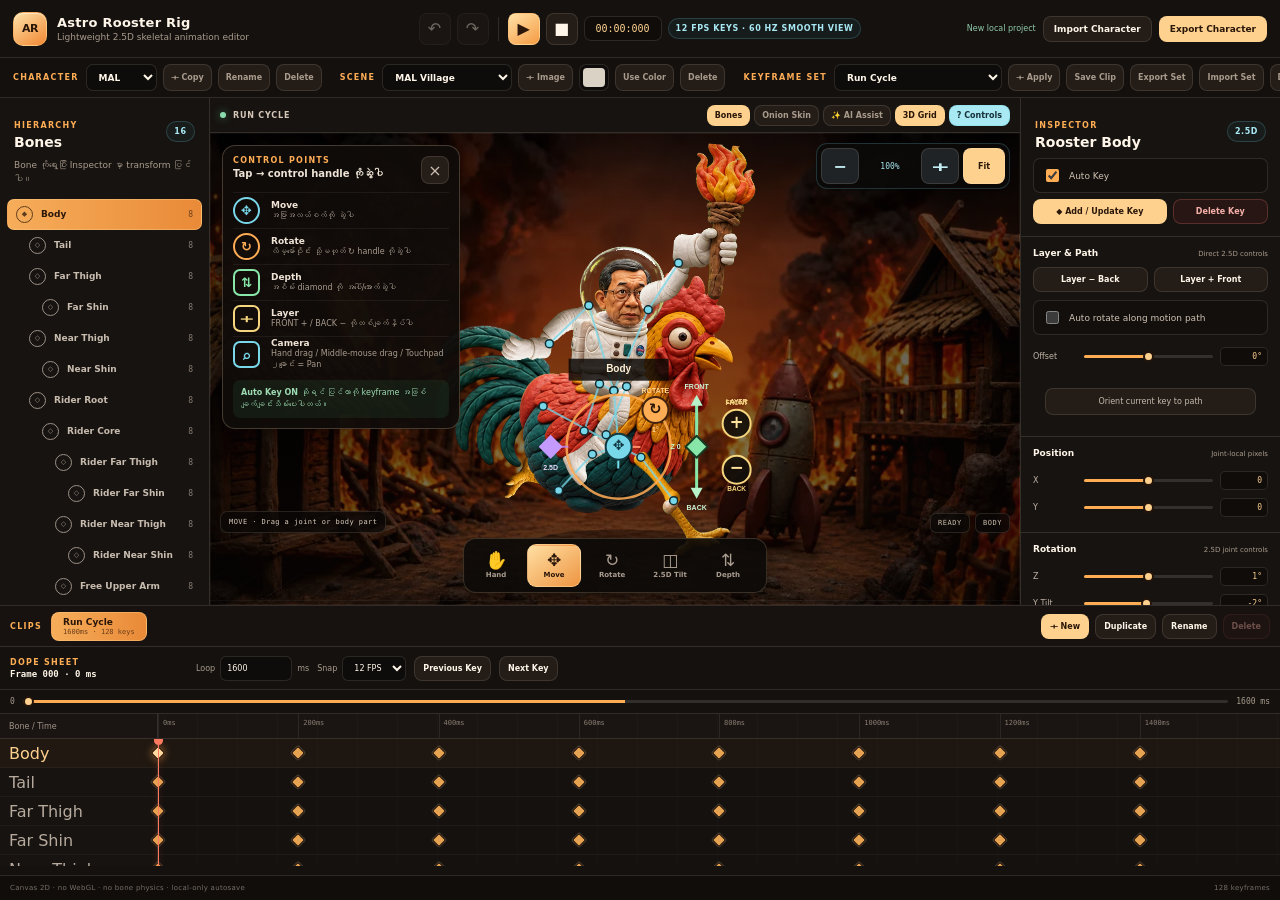
<file: index.html>
<!doctype html>
<html lang="my">
<head>
  <meta charset="utf-8">
  <meta name="viewport" content="width=device-width, initial-scale=1, viewport-fit=cover">
  <meta name="theme-color" content="#100d0b">
  <meta name="description" content="A lightweight 2.5D character, scene, and skeletal animation editor for the Astro Rooster story world.">
  <title>Astro Rooster · Character & 2.5D Rig Editor</title>
  <link rel="stylesheet" href="rig-editor/rig-editor.css?v=10">
</head>
<body>
  <div class="editor-app" id="editorApp">
    <header class="topbar">
      <div class="brand-lockup">
        <span class="brand-mark">AR</span>
        <div>
          <h1>Astro Rooster Rig</h1>
          <p>Lightweight 2.5D skeletal animation editor</p>
        </div>
      </div>

      <div class="transport" aria-label="Playback controls">
        <button class="tool-button" id="undoButton" type="button" title="Undo (Ctrl+Z)">↶</button>
        <button class="tool-button" id="redoButton" type="button" title="Redo (Ctrl+Shift+Z)">↷</button>
        <span class="toolbar-divider" aria-hidden="true"></span>
        <button class="tool-button primary" id="playButton" type="button" aria-label="Play animation" title="Play / Pause (Space)">
          <span id="playIcon" aria-hidden="true">▶</span>
        </button>
        <button class="tool-button" id="stopButton" type="button" aria-label="Stop and return to start" title="Stop">■</button>
        <output class="timecode" id="timecode">00:00:000</output>
        <span class="fps-chip">12 FPS keys · 60 Hz smooth view</span>
      </div>

      <div class="file-tools">
        <span class="save-state" id="saveState">Local autosave ready</span>
        <button class="text-button" id="importButton" type="button">Import Character</button>
        <button class="text-button accent" id="exportButton" type="button">Export Character</button>
        <input id="importInput" type="file" accept="application/json,.json" hidden>
        <input id="sceneImageInput" type="file" accept="image/*" hidden>
      </div>
    </header>

    <div class="library-bar" aria-label="Character and scene library">
      <div class="lib-group">
        <span class="kicker">Character</span>
        <select class="lib-select" id="characterSelect" aria-label="Active character"></select>
        <button class="mini-button" id="newCharacterButton" type="button" title="Save a customizable copy of the current character">＋ Copy</button>
        <button class="mini-button" id="renameCharacterButton" type="button">Rename</button>
        <button class="mini-button" id="deleteCharacterButton" type="button">Delete</button>
      </div>
      <div class="lib-group">
        <span class="kicker">Scene</span>
        <select class="lib-select" id="sceneSelect" aria-label="Active scene"></select>
        <button class="mini-button" id="addSceneButton" type="button" title="Add a background image as a new scene">＋ Image</button>
        <input class="scene-color-input" id="sceneColorInput" type="color" value="#d9d2c5" aria-label="Custom solid background color" title="Choose a solid background color">
        <button class="mini-button" id="useSolidColorButton" type="button" title="Use the selected one-color background">Use Color</button>
        <button class="mini-button" id="deleteSceneButton" type="button">Delete</button>
      </div>
      <div class="lib-group keyframe-lib-group">
        <span class="kicker">Keyframe Set</span>
        <select class="lib-select" id="keyframeSetSelect" aria-label="Ready-made keyframe set"></select>
        <button class="mini-button accent" id="applyKeyframeSetButton" type="button" title="Add this set as a new editable clip">＋ Apply</button>
        <button class="mini-button" id="saveKeyframeSetButton" type="button" title="Save the active clip into the keyframe library">Save Clip</button>
        <button class="mini-button" id="exportKeyframeSetButton" type="button">Export Set</button>
        <button class="mini-button" id="importKeyframeSetButton" type="button">Import Set</button>
        <button class="mini-button" id="deleteKeyframeSetButton" type="button">Delete</button>
        <input id="keyframeSetInput" type="file" accept="application/json,.json" hidden>
      </div>
    </div>

    <main class="workspace">
      <aside class="panel hierarchy-panel" id="hierarchyPanel" aria-label="Rig hierarchy">
        <div class="panel-heading">
          <div>
            <span class="kicker">Hierarchy</span>
            <h2>Bones</h2>
          </div>
          <span class="count-badge" id="boneCount">15</span>
        </div>
        <p class="panel-note">Bone ကိုရွေးပြီး Inspector မှာ transform ပြင်ပါ။</p>
        <div class="bone-list" id="boneList" role="tree" aria-label="Character bone hierarchy"></div>
      </aside>

      <section class="viewport-panel" id="viewportPanel" aria-label="Animation viewport">
        <div class="viewport-toolbar">
          <div class="shot-info">
            <span class="status-dot"></span>
            <strong id="activeClipLabel">RUN CYCLE</strong>
          </div>
          <div class="view-toggles">
            <button class="mini-button active" id="skeletonToggle" type="button" aria-pressed="true">Bones</button>
            <button class="mini-button" id="onionToggle" type="button" aria-pressed="false">Onion Skin</button>
            <button class="mini-button ai-assist" id="aiAssistToggle" type="button" aria-pressed="false" title="Auto-smooths neighbouring keyframes with ease-in/ease-out when you move a bone">✨ AI Assist</button>
            <button class="mini-button active" id="gridToggle" type="button" aria-pressed="true">3D Grid</button>
            <button class="mini-button help-button active" id="controlHelpButton" type="button" aria-pressed="true">? Controls</button>
          </div>
        </div>

        <div class="stage-shell show-grid" id="stageShell">
          <img
            class="scene-art"
            id="sceneArt"
            src="chickenrun-background-lite.webp"
            alt="Scene background for the animation stage"
            draggable="false"
          >
          <div class="perspective-floor" aria-hidden="true"></div>
          <canvas id="rigCanvas" aria-label="Editable skeletal character rig"></canvas>
          <div class="stage-vignette" aria-hidden="true"></div>
          <div class="camera-controls" aria-label="Stage camera controls">
            <button id="zoomOutButton" type="button" aria-label="Zoom out">−</button>
            <output id="cameraZoomLevel">100%</output>
            <button id="zoomInButton" type="button" aria-label="Zoom in">＋</button>
            <button class="fit-camera-button" id="fitCameraButton" type="button">Fit</button>
          </div>
          <div class="interaction-dock" id="interactionDock" role="toolbar" aria-label="Direct rig tools">
            <button class="rig-tool" data-tool="hand" type="button" aria-pressed="false" title="Hand camera pan (H)">
              <span aria-hidden="true">✋</span>
              <small>Hand</small>
            </button>
            <button class="rig-tool active" data-tool="move" type="button" aria-pressed="true">
              <span aria-hidden="true">✥</span>
              <small>Move</small>
            </button>
            <button class="rig-tool" data-tool="rotate" type="button" aria-pressed="false">
              <span aria-hidden="true">↻</span>
              <small>Rotate</small>
            </button>
            <button class="rig-tool" data-tool="tilt" type="button" aria-pressed="false">
              <span aria-hidden="true">◫</span>
              <small>2.5D Tilt</small>
            </button>
            <button class="rig-tool" data-tool="depth" type="button" aria-pressed="false">
              <span aria-hidden="true">⇅</span>
              <small>Depth</small>
            </button>
            <button class="rig-tool" data-tool="whole" type="button" aria-pressed="false">
              <span aria-hidden="true">◎</span>
              <small>Whole Rig</small>
            </button>
            <button class="rig-tool" data-tool="path" type="button" aria-pressed="false">
              <span aria-hidden="true">⌁</span>
              <small>Path</small>
            </button>
          </div>
          <output class="gesture-readout" id="gestureReadout" aria-live="polite">MOVE · Drag a joint or body part</output>
          <aside class="control-coach" id="controlCoach" aria-label="On-canvas control guide">
            <div class="coach-heading">
              <div>
                <span class="kicker">Control Points</span>
                <strong>Tap → control handle ကိုဆွဲပါ</strong>
              </div>
              <button id="closeControlCoach" type="button" aria-label="Close control guide">×</button>
            </div>
            <div class="coach-step">
              <span class="coach-swatch move-swatch">✥</span>
              <p><b>Move</b><small>အပြာအလယ်စက်ကို ဆွဲပါ</small></p>
            </div>
            <div class="coach-step">
              <span class="coach-swatch rotate-swatch">↻</span>
              <p><b>Rotate</b><small>လိမ္မော်ဝိုင်း သို့မဟုတ် ↻ handle ကိုဆွဲပါ</small></p>
            </div>
            <div class="coach-step">
              <span class="coach-swatch depth-swatch">⇅</span>
              <p><b>Depth</b><small>အစိမ်း diamond ကို အပေါ်/အောက်ဆွဲပါ</small></p>
            </div>
            <div class="coach-step">
              <span class="coach-swatch layer-swatch">＋</span>
              <p><b>Layer</b><small>FRONT + / BACK − ကိုတစ်ချက်နှိပ်ပါ</small></p>
            </div>
            <div class="coach-step">
              <span class="coach-swatch camera-swatch">⌕</span>
              <p><b>Camera</b><small>Hand drag / Middle-mouse drag / Touchpad ၂ချောင်း = Pan</small></p>
            </div>
            <p class="coach-tip"><b>Auto Key ON</b> ဆိုရင် ပြင်တာကို keyframe အဖြစ်ချက်ချင်းသိမ်းပေးပါတယ်။</p>
          </aside>
          <div class="stage-loading" id="stageLoading">Loading rig parts…</div>
          <div class="view-stats" aria-live="polite">
            <span id="renderStatus">READY</span>
            <span id="selectedStatus">Rooster Body</span>
          </div>
        </div>
      </section>

      <aside class="panel inspector-panel" id="inspectorPanel" aria-label="Selected bone inspector">
        <div class="panel-heading">
          <div>
            <span class="kicker">Inspector</span>
            <h2 id="selectedBoneName">Rooster Body</h2>
          </div>
          <span class="depth-badge">2.5D</span>
        </div>

        <div class="inspector-actions">
          <label class="toggle-row">
            <input id="autoKeyToggle" type="checkbox" checked>
            <span>Auto Key</span>
          </label>
          <button class="compact-button accent" id="addKeyButton" type="button">◆ Add / Update Key</button>
          <button class="compact-button danger" id="deleteKeyButton" type="button">Delete Key</button>
        </div>

        <div class="control-group direct-control-group">
          <div class="group-title">
            <span>Layer & Path</span>
            <small>Direct 2.5D controls</small>
          </div>
          <div class="layer-buttons">
            <button class="compact-button" id="layerDownButton" type="button">Layer − Back</button>
            <button class="compact-button" id="layerUpButton" type="button">Layer + Front</button>
          </div>
          <label class="toggle-row path-toggle">
            <input id="autoOrientPathToggle" type="checkbox">
            <span>Auto rotate along motion path</span>
          </label>
          <label class="property-row path-offset-row">
            <span>Offset</span>
            <input id="pathAngleOffset" type="range" min="-180" max="180" step="1" value="0">
            <output id="pathAngleOffsetOutput">0°</output>
          </label>
          <button class="reset-button path-orient-button" id="orientPathButton" type="button">Orient current key to path</button>
        </div>

        <div class="control-group">
          <div class="group-title">
            <span>Position</span>
            <small>Joint-local pixels</small>
          </div>
          <label class="property-row">
            <span>X</span>
            <input data-prop="tx" type="range" min="-140" max="140" step="1">
            <output data-output="tx">0</output>
          </label>
          <label class="property-row">
            <span>Y</span>
            <input data-prop="ty" type="range" min="-140" max="140" step="1">
            <output data-output="ty">0</output>
          </label>
        </div>

        <div class="control-group">
          <div class="group-title">
            <span>Rotation</span>
            <small>2.5D joint controls</small>
          </div>
          <label class="property-row">
            <span>Z</span>
            <input data-prop="rz" type="range" min="-180" max="180" step=".5">
            <output data-output="rz">0°</output>
          </label>
          <label class="property-row">
            <span>Y Tilt</span>
            <input data-prop="ry" type="range" min="-65" max="65" step=".5">
            <output data-output="ry">0°</output>
          </label>
        </div>

        <div class="control-group">
          <div class="group-title">
            <span>Depth & Scale</span>
            <small>Layer/perspective</small>
          </div>
          <label class="property-row">
            <span>Z Depth</span>
            <input data-prop="z" type="range" min="-160" max="160" step="1">
            <output data-output="z">0</output>
          </label>
          <label class="property-row">
            <span>Scale</span>
            <input data-prop="scale" type="range" min=".55" max="1.45" step=".01">
            <output data-output="scale">1.00×</output>
          </label>
        </div>

        <button class="reset-button" id="resetTransformButton" type="button">Reset current transform</button>

        <div class="help-card">
          <strong>Keyboard</strong>
          <span>Canvas — Select a tool, then mouse/touch drag</span>
          <span>H — Hand tool · Middle mouse — Pan</span>
          <span>Touchpad — Two-finger pan · Pinch zoom</span>
          <span>Camera — Two fingers zoom + pan</span>
          <span>Whole Rig — One finger moves the root</span>
          <span>Space — Play/Pause</span>
          <span>K — Add keyframe</span>
          <span>A — ✨ AI Assist on/off</span>
          <span>Delete — Remove key</span>
          <span>← / → — Previous/next frame</span>
        </div>
      </aside>
    </main>

    <section class="timeline-panel" id="timelinePanel" aria-label="Keyframe timeline">
      <div class="clip-bar" aria-label="Animation clips and actions">
        <span class="kicker">Clips</span>
        <div class="clip-tabs" id="clipTabs" role="tablist" aria-label="Animation actions"></div>
        <div class="clip-actions">
          <button class="compact-button accent" id="newClipButton" type="button" title="New empty action">＋ New</button>
          <button class="compact-button" id="duplicateClipButton" type="button" title="Duplicate current action">Duplicate</button>
          <button class="compact-button" id="renameClipButton" type="button" title="Rename current action">Rename</button>
          <button class="compact-button danger" id="deleteClipButton" type="button" title="Delete current action">Delete</button>
        </div>
      </div>
      <div class="timeline-toolbar">
        <div>
          <span class="kicker">Dope Sheet</span>
          <strong id="frameReadout">Frame 000 · 0 ms</strong>
        </div>
        <label class="duration-control">
          <span>Loop</span>
          <input id="durationInput" type="number" min="400" max="10000" step="100" value="1600">
          <span>ms</span>
        </label>
        <label class="snap-control">
          <span>Snap</span>
          <select id="snapSelect">
            <option value="12" selected>12 FPS</option>
            <option value="24">24 FPS</option>
            <option value="30">30 FPS</option>
            <option value="60">60 FPS</option>
            <option value="0">Free</option>
          </select>
        </label>
        <button class="compact-button" id="previousKeyButton" type="button">Previous Key</button>
        <button class="compact-button" id="nextKeyButton" type="button">Next Key</button>
      </div>

      <div class="scrubber-row">
        <span>0</span>
        <input id="timelineScrubber" type="range" min="0" max="1600" step="1" value="0" aria-label="Timeline playhead">
        <span id="durationLabel">1600 ms</span>
      </div>

      <div class="tracks-scroll" id="tracksScroll">
        <div class="ruler-row">
          <span class="track-label">Bone / Time</span>
          <div class="ruler" id="timelineRuler"></div>
        </div>
        <div class="tracks-body" id="tracksBody">
          <div class="timeline-playhead" id="timelinePlayhead" aria-hidden="true"></div>
        </div>
      </div>
    </section>

    <footer class="statusbar">
      <span>Canvas 2D · no WebGL · no bone physics · local-only autosave</span>
      <span id="keyCountStatus">0 keyframes</span>
    </footer>

    <nav class="mobile-nav" aria-label="Mobile editor navigation">
      <button class="active" data-scroll-target="viewportPanel" type="button"><span>▣</span><small>Stage</small></button>
      <button data-scroll-target="hierarchyPanel" type="button"><span>◇</span><small>Bones</small></button>
      <button class="mobile-key-button" id="mobileAddKeyButton" type="button"><span>◆</span><small>Key</small></button>
      <button data-scroll-target="inspectorPanel" type="button"><span>☷</span><small>Controls</small></button>
      <button data-scroll-target="timelinePanel" type="button"><span>⌁</span><small>Timeline</small></button>
    </nav>
  </div>

  <script src="rig-editor/rig-editor.js?v=10"></script>
</body>
</html>
</file>
<file: rig-editor/rig-editor.css>
:root {
  color-scheme: dark;
  --bg: #0e0c0b;
  --panel: #171310;
  --panel-2: #1d1814;
  --panel-3: #241d18;
  --line: rgba(255, 236, 211, .12);
  --line-strong: rgba(255, 196, 119, .28);
  --text: #fff6e9;
  --muted: #a89b8c;
  --accent: #ffad55;
  --accent-2: #ffd18f;
  --cyan: #78d7e9;
  --danger: #ee7770;
  --label-width: 158px;
  font-family: Inter, "Noto Sans Myanmar", "Myanmar Text", system-ui, sans-serif;
}

* {
  box-sizing: border-box;
}

html,
body {
  min-width: 320px;
  min-height: 100%;
  margin: 0;
  background: var(--bg);
}

body {
  height: 100vh;
  height: 100dvh;
  color: var(--text);
  overflow: hidden;
}

button,
input,
select {
  font: inherit;
}

button {
  color: inherit;
}

button:focus-visible,
input:focus-visible,
select:focus-visible {
  outline: 2px solid var(--accent);
  outline-offset: 2px;
}

.editor-app {
  height: 100vh;
  height: 100dvh;
  display: grid;
  grid-template-rows: 58px auto minmax(0, 1fr) minmax(180px, 30%) 25px;
  background:
    radial-gradient(circle at 45% 15%, rgba(111, 51, 27, .12), transparent 34%),
    var(--bg);
}

.library-bar {
  position: relative;
  z-index: 9;
  display: flex;
  align-items: center;
  gap: 18px;
  min-width: 0;
  padding: 6px 13px;
  overflow-x: auto;
  border-bottom: 1px solid var(--line);
  background: #13100e;
  scrollbar-width: none;
}

.library-bar::-webkit-scrollbar {
  display: none;
}

.lib-group {
  display: flex;
  align-items: center;
  flex: 0 0 auto;
  gap: 6px;
}

.lib-group .kicker {
  margin-right: 1px;
}

.lib-select {
  height: 27px;
  max-width: 190px;
  padding: 3px 8px;
  border: 1px solid var(--line);
  border-radius: 7px;
  color: var(--text);
  background: #0e0c0b;
  font-size: 9px;
  font-weight: 700;
}

.lib-group .mini-button {
  min-height: 27px;
}

.keyframe-lib-group .lib-select {
  min-width: 168px;
}

.scene-color-input {
  width: 30px;
  height: 27px;
  padding: 2px;
  border: 1px solid var(--line);
  border-radius: 7px;
  background: #0e0c0b;
  cursor: pointer;
}

.scene-color-input::-webkit-color-swatch-wrapper {
  padding: 1px;
}

.scene-color-input::-webkit-color-swatch {
  border: 0;
  border-radius: 4px;
}

.scene-color-input::-moz-color-swatch {
  border: 0;
  border-radius: 4px;
}

.topbar {
  position: relative;
  z-index: 10;
  display: grid;
  grid-template-columns: minmax(230px, 1fr) auto minmax(230px, 1fr);
  align-items: center;
  gap: 18px;
  min-width: 0;
  padding: 8px 13px;
  border-bottom: 1px solid var(--line);
  background: #15110f;
}

.brand-lockup,
.transport,
.file-tools,
.panel-heading,
.timeline-toolbar,
.inspector-actions,
.view-toggles,
.shot-info,
.scrubber-row,
.statusbar {
  display: flex;
  align-items: center;
}

.brand-lockup {
  min-width: 0;
  gap: 10px;
}

.brand-mark {
  display: grid;
  flex: 0 0 auto;
  width: 34px;
  height: 34px;
  place-items: center;
  border: 1px solid rgba(255, 194, 111, .45);
  border-radius: 10px;
  color: #2a1709;
  background: linear-gradient(145deg, #ffe1a8, #f18833);
  box-shadow: inset 0 1px rgba(255,255,255,.5);
  font-size: 11px;
  font-weight: 900;
  letter-spacing: -.04em;
}

.brand-lockup h1,
.brand-lockup p {
  overflow: hidden;
  margin: 0;
  text-overflow: ellipsis;
  white-space: nowrap;
}

.brand-lockup h1 {
  font-size: 13px;
  letter-spacing: .02em;
}

.brand-lockup p {
  margin-top: 2px;
  color: var(--muted);
  font-size: 9px;
}

.transport {
  justify-content: center;
  gap: 6px;
}

.toolbar-divider {
  width: 1px;
  height: 24px;
  margin: 0 3px;
  background: var(--line);
}

.tool-button,
.text-button,
.mini-button,
.compact-button,
.reset-button {
  border: 1px solid var(--line);
  border-radius: 8px;
  color: var(--text);
  background: #231c17;
  cursor: pointer;
  transition: border-color .15s ease, background .15s ease, color .15s ease, transform .15s ease;
}

.tool-button:hover,
.text-button:hover,
.mini-button:hover,
.compact-button:hover,
.reset-button:hover {
  border-color: var(--line-strong);
  background: #2b211a;
}

.tool-button:active,
.text-button:active,
.mini-button:active,
.compact-button:active,
.reset-button:active {
  transform: translateY(1px);
}

.tool-button {
  display: grid;
  width: 32px;
  height: 32px;
  padding: 0;
  place-items: center;
}

.tool-button.primary {
  color: #2a1709;
  border-color: rgba(255, 211, 143, .55);
  background: linear-gradient(145deg, #ffe1a7, #f59b43);
}

.tool-button:disabled,
.compact-button:disabled {
  opacity: .38;
  cursor: default;
  transform: none;
}

.timecode {
  min-width: 78px;
  padding: 6px 7px;
  border: 1px solid var(--line);
  border-radius: 7px;
  color: var(--accent-2);
  background: #0f0c0a;
  font-family: "SFMono-Regular", Consolas, monospace;
  font-size: 10px;
  text-align: center;
}

.fps-chip,
.count-badge,
.depth-badge {
  padding: 5px 7px;
  border: 1px solid rgba(120, 215, 233, .2);
  border-radius: 999px;
  color: #a9e9f3;
  background: rgba(37, 104, 116, .13);
  font-size: 8px;
  font-weight: 800;
  letter-spacing: .07em;
  text-transform: uppercase;
  white-space: nowrap;
}

.file-tools {
  min-width: 0;
  justify-content: flex-end;
  gap: 7px;
}

.save-state {
  overflow: hidden;
  max-width: 150px;
  color: #8fcba9;
  font-size: 8px;
  text-overflow: ellipsis;
  white-space: nowrap;
}

.text-button {
  padding: 7px 10px;
  font-size: 9px;
  font-weight: 800;
}

.text-button.accent,
.compact-button.accent {
  color: #2a1709;
  border-color: rgba(255, 211, 143, .45);
  background: var(--accent-2);
}

.workspace {
  display: grid;
  min-height: 0;
  grid-template-columns: 210px minmax(360px, 1fr) 260px;
  background: #0c0a09;
}

.panel {
  min-width: 0;
  min-height: 0;
  overflow: auto;
  background: var(--panel);
}

.hierarchy-panel {
  border-right: 1px solid var(--line);
}

.inspector-panel {
  border-left: 1px solid var(--line);
}

.panel-heading {
  justify-content: space-between;
  gap: 12px;
  padding: 15px 14px 8px;
}

.panel-heading h2 {
  margin: 2px 0 0;
  font-size: 14px;
}

.kicker {
  color: var(--accent);
  font-size: 8px;
  font-weight: 900;
  letter-spacing: .16em;
  text-transform: uppercase;
}

.count-badge,
.depth-badge {
  min-width: 29px;
  text-align: center;
}

.panel-note {
  margin: 0;
  padding: 0 14px 12px;
  color: var(--muted);
  font-size: 9px;
  line-height: 1.6;
}

.bone-list {
  padding: 0 7px 18px;
}

.bone-item {
  position: relative;
  display: grid;
  width: 100%;
  grid-template-columns: 18px minmax(0, 1fr) auto;
  align-items: center;
  gap: 7px;
  min-height: 31px;
  padding: 5px 8px;
  padding-left: calc(8px + var(--depth, 0) * 13px);
  border: 1px solid transparent;
  border-radius: 7px;
  color: #c8bcaf;
  background: transparent;
  cursor: pointer;
  text-align: left;
}

.bone-item:hover {
  color: var(--text);
  background: rgba(255,255,255,.035);
}

.bone-item.selected {
  color: #2b1709;
  border-color: rgba(255, 205, 135, .42);
  background: linear-gradient(90deg, #f6ad5a, #e98a38);
}

.bone-icon {
  display: grid;
  width: 17px;
  height: 17px;
  place-items: center;
  border: 1px solid currentColor;
  border-radius: 50%;
  font-size: 7px;
  opacity: .75;
}

.bone-name {
  overflow: hidden;
  font-size: 9px;
  font-weight: 700;
  text-overflow: ellipsis;
  white-space: nowrap;
}

.bone-keys {
  font-family: Consolas, monospace;
  font-size: 8px;
  opacity: .64;
}

.viewport-panel {
  position: relative;
  display: grid;
  min-width: 0;
  min-height: 0;
  grid-template-rows: 35px minmax(0, 1fr);
  overflow: hidden;
  background: #0c0a09;
}

.viewport-toolbar {
  display: flex;
  align-items: center;
  justify-content: space-between;
  gap: 12px;
  padding: 5px 10px;
  border-bottom: 1px solid var(--line);
  background: #171310;
}

.shot-info {
  gap: 7px;
  min-width: 0;
  color: #d6c8b8;
  font-size: 8px;
  letter-spacing: .1em;
}

.shot-info strong {
  overflow: hidden;
  text-overflow: ellipsis;
  white-space: nowrap;
}

.status-dot {
  width: 6px;
  height: 6px;
  flex: 0 0 auto;
  border-radius: 50%;
  background: #8adcae;
  box-shadow: 0 0 9px rgba(99, 221, 149, .55);
}

.view-toggles {
  gap: 4px;
}

.mini-button {
  padding: 5px 7px;
  color: var(--muted);
  font-size: 8px;
  font-weight: 800;
}

.mini-button.active {
  color: #2a1709;
  border-color: rgba(255, 211, 143, .45);
  background: var(--accent-2);
}

.mini-button.help-button {
  color: #d5c8ba;
  background: #251d18;
}

.mini-button.help-button.active {
  color: #153139;
  border-color: rgba(120, 215, 233, .38);
  background: #a9e9f3;
}

.mini-button.ai-assist.active {
  color: #2a1140;
  border-color: rgba(196, 148, 255, .55);
  background: #c9a2ff;
  box-shadow: 0 0 9px rgba(178, 121, 255, .45);
}

.stage-shell {
  position: relative;
  min-width: 0;
  min-height: 0;
  overflow: hidden;
  isolation: isolate;
  background: #1a0d08;
}

.scene-art {
  position: absolute;
  z-index: -5;
  inset: 0;
  width: 100%;
  height: 100%;
  object-fit: cover;
  filter: saturate(.92) brightness(.69) contrast(1.05);
  pointer-events: none;
  user-select: none;
}

.stage-shell {
  background-repeat: no-repeat;
  background-size: cover;
  background-position: center;
}

.stage-shell.scene-stars::after {
  content: "";
  position: absolute;
  z-index: -3;
  inset: 0;
  background-image:
    radial-gradient(1.5px 1.5px at 14% 22%, rgba(255, 255, 255, .9), transparent),
    radial-gradient(1.5px 1.5px at 32% 64%, rgba(200, 232, 255, .8), transparent),
    radial-gradient(1px 1px at 52% 30%, rgba(255, 255, 255, .8), transparent),
    radial-gradient(1.5px 1.5px at 68% 48%, rgba(255, 246, 220, .8), transparent),
    radial-gradient(1px 1px at 82% 20%, rgba(255, 255, 255, .75), transparent),
    radial-gradient(1.5px 1.5px at 88% 72%, rgba(210, 235, 255, .8), transparent),
    radial-gradient(1px 1px at 24% 82%, rgba(255, 255, 255, .7), transparent),
    radial-gradient(1px 1px at 46% 88%, rgba(255, 255, 255, .7), transparent),
    radial-gradient(1.5px 1.5px at 60% 12%, rgba(255, 255, 255, .85), transparent);
  pointer-events: none;
}

.stage-shell::before {
  content: "";
  position: absolute;
  z-index: -4;
  inset: 0;
  background:
    linear-gradient(180deg, rgba(5, 8, 12, .16), rgba(19, 10, 7, .34)),
    radial-gradient(circle at 48% 46%, transparent 0 28%, rgba(6, 3, 2, .33) 78%);
  pointer-events: none;
}

.perspective-floor {
  position: absolute;
  z-index: -2;
  left: -15%;
  right: -15%;
  bottom: -8%;
  height: 49%;
  opacity: 0;
  transform: perspective(520px) rotateX(62deg);
  transform-origin: center bottom;
  background-image:
    linear-gradient(rgba(120, 215, 233, .16) 1px, transparent 1px),
    linear-gradient(90deg, rgba(120, 215, 233, .16) 1px, transparent 1px);
  background-size: 54px 42px;
  mask-image: linear-gradient(180deg, transparent, #000 34%);
  transition: opacity .15s ease;
  pointer-events: none;
}

.stage-shell.show-grid .perspective-floor {
  opacity: .38;
}

#rigCanvas {
  position: absolute;
  z-index: 0;
  inset: 0;
  width: 100%;
  height: 100%;
  cursor: crosshair;
  overscroll-behavior: contain;
  touch-action: none;
}

.stage-vignette {
  position: absolute;
  z-index: 2;
  inset: 0;
  border: 1px solid rgba(255,255,255,.04);
  box-shadow: inset 0 0 80px rgba(0,0,0,.42);
  pointer-events: none;
}

.interaction-dock {
  position: absolute;
  z-index: 4;
  left: 50%;
  bottom: 12px;
  display: flex;
  align-items: stretch;
  gap: 4px;
  max-width: calc(100% - 24px);
  padding: 5px;
  overflow-x: auto;
  border: 1px solid rgba(255, 220, 174, .18);
  border-radius: 13px;
  background: rgba(13, 10, 8, .92);
  box-shadow: 0 8px 28px rgba(0, 0, 0, .34);
  transform: translateX(-50%);
  overscroll-behavior-x: contain;
  scrollbar-width: none;
}

.camera-controls {
  position: absolute;
  z-index: 4;
  top: 10px;
  right: 10px;
  display: grid;
  grid-template-columns: 38px 54px 38px 42px;
  align-items: center;
  gap: 4px;
  padding: 4px;
  border: 1px solid rgba(120, 215, 233, .2);
  border-radius: 11px;
  background: rgba(12, 10, 9, .9);
  box-shadow: 0 8px 24px rgba(0, 0, 0, .3);
}

.camera-controls button {
  display: grid;
  min-width: 36px;
  min-height: 36px;
  padding: 0;
  place-items: center;
  border: 1px solid var(--line);
  border-radius: 8px;
  color: #c5edf4;
  background: #202326;
  cursor: pointer;
  font-weight: 900;
  touch-action: manipulation;
}

.camera-controls button:active {
  color: #153139;
  background: #a9e9f3;
}

.camera-controls output {
  color: #a9e9f3;
  font-family: Consolas, monospace;
  font-size: 8px;
  text-align: center;
}

.camera-controls .fit-camera-button {
  color: #2b1709;
  background: var(--accent-2);
  font-size: 8px;
}

.interaction-dock::-webkit-scrollbar {
  display: none;
}

.rig-tool {
  display: grid;
  flex: 0 0 54px;
  min-height: 43px;
  place-items: center;
  align-content: center;
  gap: 2px;
  padding: 4px 5px;
  border: 1px solid transparent;
  border-radius: 9px;
  color: #a99d90;
  background: transparent;
  cursor: pointer;
  touch-action: manipulation;
}

.rig-tool span {
  font-size: 17px;
  line-height: 1;
}

.rig-tool small {
  font-size: 7px;
  font-weight: 850;
  white-space: nowrap;
}

.rig-tool:hover {
  color: var(--text);
  background: rgba(255, 255, 255, .045);
}

.rig-tool.active {
  color: #2b1709;
  border-color: rgba(255, 224, 171, .48);
  background: linear-gradient(145deg, #ffe0a4, #ee9542);
}

.rig-tool[data-tool="hand"].active {
  color: #153139;
  border-color: rgba(120, 215, 233, .48);
  background: linear-gradient(145deg, #c8f4fa, #71cfdf);
}

.gesture-readout {
  position: absolute;
  z-index: 3;
  left: 10px;
  bottom: 72px;
  max-width: calc(100% - 20px);
  padding: 6px 8px;
  overflow: hidden;
  border: 1px solid var(--line);
  border-radius: 7px;
  color: #d9ccbd;
  background: rgba(11, 8, 7, .78);
  font-family: Consolas, monospace;
  font-size: 7px;
  letter-spacing: .06em;
  text-overflow: ellipsis;
  white-space: nowrap;
  pointer-events: none;
}

.control-coach {
  position: absolute;
  z-index: 4;
  top: 12px;
  left: 12px;
  width: min(238px, calc(100% - 24px));
  padding: 10px;
  border: 1px solid rgba(255, 224, 176, .22);
  border-radius: 13px;
  color: #efe4d6;
  background: rgba(16, 12, 10, .94);
  box-shadow: 0 14px 38px rgba(0, 0, 0, .34);
  transition: opacity .16s ease, transform .16s ease, visibility .16s ease;
}

.control-coach.hidden {
  opacity: 0;
  visibility: hidden;
  transform: translateY(-6px);
  pointer-events: none;
}

.coach-heading {
  display: flex;
  align-items: flex-start;
  justify-content: space-between;
  gap: 8px;
  margin-bottom: 8px;
}

.coach-heading > div {
  display: grid;
  gap: 3px;
}

.coach-heading strong {
  font-size: 10px;
}

.coach-heading button {
  display: grid;
  width: 28px;
  height: 28px;
  flex: 0 0 auto;
  padding: 0;
  place-items: center;
  border: 1px solid var(--line);
  border-radius: 8px;
  color: #cbbeb0;
  background: #251d18;
  cursor: pointer;
  touch-action: manipulation;
}

.coach-step {
  display: grid;
  grid-template-columns: 30px minmax(0, 1fr);
  align-items: center;
  gap: 8px;
  min-height: 36px;
  border-top: 1px solid rgba(255, 255, 255, .06);
}

.coach-step p {
  display: grid;
  gap: 1px;
  margin: 0;
}

.coach-step b {
  font-size: 9px;
}

.coach-step small {
  color: #a99c8e;
  font-size: 8px;
  line-height: 1.35;
}

.coach-swatch {
  display: grid;
  width: 27px;
  height: 27px;
  place-items: center;
  border: 2px solid currentColor;
  border-radius: 50%;
  font-size: 13px;
  font-weight: 900;
}

.move-swatch {
  color: #78d7e9;
}

.rotate-swatch {
  color: #ffad55;
}

.depth-swatch {
  color: #88e6a8;
  border-radius: 7px;
}

.layer-swatch {
  color: #f5d57e;
  border-radius: 7px;
}

.camera-swatch {
  color: #78d7e9;
  border-radius: 7px;
}

.coach-tip {
  margin: 8px 0 0;
  padding: 7px 8px;
  border-radius: 7px;
  color: #9fdcb4;
  background: rgba(57, 129, 80, .13);
  font-size: 8px;
  line-height: 1.5;
}

.stage-loading {
  position: absolute;
  z-index: 5;
  inset: 0;
  display: grid;
  place-items: center;
  color: var(--accent-2);
  background: #110d0b;
  font-size: 10px;
  font-weight: 800;
  letter-spacing: .12em;
  text-transform: uppercase;
  transition: opacity .2s ease, visibility .2s ease;
}

.stage-loading.hidden {
  opacity: 0;
  visibility: hidden;
}

.view-stats {
  position: absolute;
  z-index: 3;
  right: 10px;
  bottom: 72px;
  display: flex;
  gap: 5px;
  pointer-events: none;
}

.view-stats span {
  padding: 5px 7px;
  border: 1px solid var(--line);
  border-radius: 6px;
  color: #cdbfac;
  background: rgba(11, 8, 7, .78);
  font-family: Consolas, monospace;
  font-size: 7px;
  letter-spacing: .08em;
  text-transform: uppercase;
}

.inspector-actions {
  flex-wrap: wrap;
  gap: 6px;
  padding: 0 12px 12px;
}

.direct-control-group {
  display: grid;
  gap: 8px;
}

.direct-control-group .group-title {
  margin-bottom: 1px;
}

.layer-buttons {
  display: grid;
  grid-template-columns: 1fr 1fr;
  gap: 6px;
}

.path-toggle {
  width: auto;
}

.path-offset-row {
  grid-template-columns: 44px minmax(60px, 1fr) 48px;
}

.path-orient-button {
  width: 100%;
  margin: 0;
}

.toggle-row {
  display: flex;
  align-items: center;
  gap: 7px;
  width: 100%;
  padding: 7px 8px;
  border: 1px solid var(--line);
  border-radius: 7px;
  color: #d0c2b2;
  background: #120f0d;
  font-size: 9px;
}

.toggle-row input {
  accent-color: var(--accent);
}

.compact-button {
  flex: 1 1 auto;
  padding: 7px 8px;
  font-size: 8px;
  font-weight: 800;
  white-space: nowrap;
}

.compact-button.danger {
  color: #f6b0aa;
  border-color: rgba(238, 119, 112, .25);
  background: rgba(117, 42, 38, .18);
}

.control-group {
  padding: 11px 12px;
  border-top: 1px solid var(--line);
}

.group-title {
  display: flex;
  align-items: baseline;
  justify-content: space-between;
  gap: 8px;
  margin-bottom: 9px;
}

.group-title span {
  font-size: 9px;
  font-weight: 850;
}

.group-title small {
  color: var(--muted);
  font-size: 7px;
}

.property-row {
  display: grid;
  grid-template-columns: 44px minmax(60px, 1fr) 48px;
  align-items: center;
  gap: 7px;
  min-height: 27px;
  color: #bfb3a7;
  font-size: 8px;
}

.property-row output {
  padding: 4px 5px;
  border: 1px solid var(--line);
  border-radius: 5px;
  color: var(--accent-2);
  background: #0f0c0a;
  font-family: Consolas, monospace;
  text-align: right;
}

input[type="range"] {
  width: 100%;
  height: 3px;
  margin: 0;
  appearance: none;
  border-radius: 999px;
  background:
    linear-gradient(90deg, var(--accent) var(--fill, 50%), rgba(255,255,255,.12) var(--fill, 50%));
  cursor: pointer;
}

input[type="range"]::-webkit-slider-thumb {
  width: 11px;
  height: 11px;
  appearance: none;
  border: 2px solid #24150b;
  border-radius: 50%;
  background: var(--accent-2);
}

input[type="range"]::-moz-range-thumb {
  width: 8px;
  height: 8px;
  border: 2px solid #24150b;
  border-radius: 50%;
  background: var(--accent-2);
}

.reset-button {
  width: calc(100% - 24px);
  margin: 10px 12px;
  padding: 8px;
  color: #c7bbaf;
  font-size: 8px;
}

.help-card {
  display: grid;
  gap: 5px;
  margin: 12px;
  padding: 10px;
  border: 1px solid rgba(120, 215, 233, .13);
  border-radius: 9px;
  color: #9da7a5;
  background: rgba(22, 62, 69, .09);
  font-size: 8px;
}

.help-card strong {
  margin-bottom: 2px;
  color: #a9e9f3;
}

.timeline-panel {
  min-height: 0;
  border-top: 1px solid var(--line);
  background: #14110f;
}

.clip-bar {
  display: flex;
  align-items: center;
  gap: 9px;
  height: 41px;
  padding: 0 10px;
  border-bottom: 1px solid var(--line);
  background: #17120f;
}

.clip-bar > .kicker {
  flex: 0 0 auto;
}

.clip-tabs {
  display: flex;
  flex: 1 1 auto;
  gap: 6px;
  min-width: 0;
  overflow-x: auto;
  padding: 3px 0;
  scrollbar-width: none;
}

.clip-tabs::-webkit-scrollbar {
  display: none;
}

.clip-tab {
  display: grid;
  flex: 0 0 auto;
  gap: 1px;
  padding: 4px 11px;
  border: 1px solid var(--line);
  border-radius: 8px;
  color: #c8bcaf;
  background: #211a15;
  cursor: pointer;
  text-align: left;
  transition: border-color .15s ease, background .15s ease, color .15s ease;
}

.clip-tab:hover {
  border-color: var(--line-strong);
  color: var(--text);
}

.clip-tab.active {
  color: #2b1709;
  border-color: rgba(255, 205, 135, .42);
  background: linear-gradient(90deg, #f6ad5a, #e98a38);
}

.clip-tab-name {
  overflow: hidden;
  max-width: 140px;
  font-size: 9px;
  font-weight: 800;
  text-overflow: ellipsis;
  white-space: nowrap;
}

.clip-tab-meta {
  font-family: Consolas, monospace;
  font-size: 7px;
  color: var(--muted);
  white-space: nowrap;
}

.clip-tab.active .clip-tab-meta {
  color: #6a3d1a;
}

.clip-actions {
  display: flex;
  flex: 0 0 auto;
  gap: 6px;
}

.clip-actions .compact-button {
  flex: 0 0 auto;
}

.timeline-toolbar {
  gap: 8px;
  min-height: 43px;
  padding: 6px 10px;
  border-bottom: 1px solid var(--line);
}

.timeline-toolbar > div:first-child {
  display: grid;
  min-width: 178px;
  gap: 2px;
}

.timeline-toolbar strong {
  font-family: Consolas, monospace;
  font-size: 9px;
}

.duration-control,
.snap-control {
  display: flex;
  align-items: center;
  gap: 5px;
  color: var(--muted);
  font-size: 8px;
}

.duration-control input,
.snap-control select {
  height: 25px;
  border: 1px solid var(--line);
  border-radius: 6px;
  color: var(--text);
  background: #0e0c0b;
  font-size: 8px;
}

.duration-control input {
  width: 72px;
  padding: 3px 6px;
}

.snap-control select {
  padding: 3px 7px;
}

.timeline-toolbar .compact-button {
  flex: 0 0 auto;
}

.scrubber-row {
  gap: 8px;
  padding: 7px 10px;
  border-bottom: 1px solid var(--line);
  color: var(--muted);
  font-family: Consolas, monospace;
  font-size: 8px;
}

.scrubber-row input {
  flex: 1;
}

.tracks-scroll {
  position: relative;
  height: calc(100% - 117px);
  overflow: auto;
}

.ruler-row,
.track-row {
  display: grid;
  min-width: 780px;
  grid-template-columns: var(--label-width) minmax(620px, 1fr);
}

.ruler-row {
  position: sticky;
  z-index: 4;
  top: 0;
  height: 25px;
  border-bottom: 1px solid var(--line);
  background: #1a1512;
}

.track-label {
  display: flex;
  align-items: center;
  overflow: hidden;
  padding: 0 9px;
  border-right: 1px solid var(--line);
  color: #9f9387;
  font-size: 8px;
  text-overflow: ellipsis;
  white-space: nowrap;
}

.ruler {
  position: relative;
  background:
    repeating-linear-gradient(90deg, transparent 0 39px, rgba(255,255,255,.035) 40px);
}

.ruler-mark {
  position: absolute;
  top: 0;
  bottom: 0;
  border-left: 1px solid rgba(255,255,255,.08);
}

.ruler-mark span {
  position: absolute;
  top: 5px;
  left: 4px;
  color: #887d72;
  font-family: Consolas, monospace;
  font-size: 7px;
}

.tracks-body {
  position: relative;
}

.track-row {
  height: 29px;
  border-bottom: 1px solid rgba(255,255,255,.045);
}

.track-row.selected {
  background: rgba(255, 168, 80, .045);
}

.track-row .track-label {
  border: 0;
  border-right: 1px solid var(--line);
  color: #b6aa9d;
  background: #171310;
  cursor: pointer;
  font: inherit;
  text-align: left;
}

.track-row.selected .track-label {
  color: var(--accent-2);
  background: #201811;
}

.track-lane {
  position: relative;
  cursor: pointer;
  background:
    repeating-linear-gradient(90deg, transparent 0 39px, rgba(255,255,255,.026) 40px);
}

.track-lane:hover {
  background-color: rgba(255,255,255,.018);
}

.key-diamond {
  position: absolute;
  z-index: 2;
  top: 50%;
  width: 10px;
  height: 10px;
  padding: 0;
  border: 1px solid #2f1a0c;
  border-radius: 2px;
  background: #e6a453;
  box-shadow: 0 0 0 1px rgba(255, 225, 179, .18);
  cursor: pointer;
  transform: translate(-50%, -50%) rotate(45deg);
}

.key-diamond:hover,
.key-diamond.current {
  background: #ffe0a4;
  box-shadow: 0 0 9px rgba(255, 168, 75, .64);
}

.timeline-playhead {
  position: absolute;
  z-index: 3;
  top: 0;
  bottom: 0;
  left: var(--label-width);
  width: 1px;
  background: #ff795f;
  box-shadow: 0 0 6px rgba(255, 83, 59, .45);
  pointer-events: none;
}

.timeline-playhead::before {
  content: "";
  position: absolute;
  top: -1px;
  left: -4px;
  width: 9px;
  height: 7px;
  border-radius: 2px 2px 5px 5px;
  background: #ff795f;
}

.statusbar {
  justify-content: space-between;
  gap: 12px;
  padding: 0 10px;
  border-top: 1px solid var(--line);
  color: #776e65;
  background: #100d0b;
  font-size: 7px;
  letter-spacing: .04em;
}

.mobile-nav {
  display: none;
}

@media (max-width: 1050px) {
  .topbar {
    grid-template-columns: minmax(190px, 1fr) auto;
  }

  .file-tools {
    display: none;
  }

  .workspace {
    grid-template-columns: 185px minmax(340px, 1fr) 235px;
  }

  .fps-chip {
    display: none;
  }
}

@media (max-width: 780px), (max-height: 520px) and (orientation: landscape) {
  body {
    overflow: auto;
    padding-bottom: calc(60px + env(safe-area-inset-bottom));
  }

  .editor-app {
    min-height: 100svh;
    grid-template-rows: auto auto auto 330px 25px;
  }

  .library-bar {
    height: auto;
    min-height: 44px;
    flex-wrap: wrap;
    overflow: visible;
    gap: 8px 10px;
    padding: 8px 9px;
  }

  .lib-group {
    flex-wrap: wrap;
  }

  .lib-select {
    max-width: 130px;
  }

  .keyframe-lib-group {
    width: max-content;
    min-width: 100%;
  }

  .keyframe-lib-group .lib-select {
    min-width: 148px;
    max-width: 190px;
  }

  .topbar {
    position: sticky;
    z-index: 30;
    top: 0;
    grid-template-columns: 1fr;
    gap: 8px;
    padding: 9px;
  }

  .brand-lockup {
    justify-content: center;
  }

  .file-tools {
    display: flex;
    justify-content: center;
  }

  .save-state {
    display: none;
  }

  .workspace {
    min-height: 790px;
    grid-template-columns: 1fr;
    grid-template-rows: 95px 455px auto;
  }

  .hierarchy-panel {
    border-right: 0;
    border-bottom: 1px solid var(--line);
  }

  .hierarchy-panel .panel-heading,
  .hierarchy-panel .panel-note {
    display: none;
  }

  .bone-list {
    display: flex;
    gap: 5px;
    overflow-x: auto;
    padding: 8px;
  }

  .bone-item {
    width: max-content;
    min-width: 112px;
    padding-left: 8px;
  }

  .viewport-panel {
    grid-row: 2;
  }

  .viewport-toolbar {
    padding-inline: 8px;
  }

  .shot-info {
    display: none;
  }

  .view-toggles {
    width: 100%;
    justify-content: space-between;
  }

  .mini-button {
    flex: 1 1 auto;
    min-height: 32px;
    padding-inline: 9px;
  }

  .camera-controls {
    top: 8px;
    right: 8px;
    grid-template-columns: 44px 58px 44px 48px;
    gap: 5px;
    padding: 5px;
  }

  .camera-controls button {
    min-width: 44px;
    min-height: 44px;
    font-size: 17px;
  }

  .camera-controls .fit-camera-button {
    font-size: 10px;
  }

  .camera-controls output {
    font-size: 10px;
  }

  .interaction-dock {
    right: 8px;
    bottom: max(8px, env(safe-area-inset-bottom));
    left: 8px;
    max-width: none;
    padding: 6px;
    transform: none;
  }

  .rig-tool {
    flex-basis: 62px;
    min-height: 49px;
  }

  .rig-tool span {
    font-size: 20px;
  }

  .rig-tool small {
    font-size: 8px;
  }

  .gesture-readout,
  .view-stats {
    bottom: 73px;
  }

  .gesture-readout {
    right: 10px;
    text-align: center;
  }

  .control-coach {
    z-index: 5;
    top: 8px;
    left: 8px;
    width: min(250px, calc(100% - 16px));
    max-height: calc(100% - 92px);
    overflow-y: auto;
  }

  .coach-step {
    min-height: 40px;
  }

  .coach-step b {
    font-size: 10px;
  }

  .coach-step small,
  .coach-tip {
    font-size: 9px;
  }

  .inspector-panel {
    grid-row: 3;
    border-top: 1px solid var(--line);
    border-left: 0;
  }

  .control-group {
    display: block;
  }

  .group-title {
    margin-bottom: 10px;
  }

  .property-row {
    min-height: 44px;
    grid-template-columns: 58px minmax(100px, 1fr) 55px;
    gap: 10px;
    font-size: 10px;
  }

  .property-row output {
    padding-block: 6px;
  }

  input[type="range"] {
    height: 5px;
  }

  input[type="range"]::-webkit-slider-thumb {
    width: 21px;
    height: 21px;
  }

  input[type="range"]::-moz-range-thumb {
    width: 18px;
    height: 18px;
  }

  .compact-button,
  .reset-button,
  .text-button {
    min-height: 40px;
    font-size: 10px;
  }

  .toggle-row {
    min-height: 42px;
    font-size: 10px;
  }

  .timeline-panel {
    min-height: 360px;
  }

  .clip-bar {
    height: auto;
    flex-wrap: wrap;
    gap: 6px;
    padding: 7px 9px;
  }

  .clip-bar > .kicker {
    width: 100%;
  }

  .clip-tabs {
    order: 3;
    width: 100%;
  }

  .clip-actions {
    flex-wrap: wrap;
  }

  .clip-actions .compact-button {
    min-height: 34px;
    padding-inline: 10px;
  }

  .tracks-scroll {
    height: 220px;
  }

  .timeline-toolbar {
    flex-wrap: wrap;
  }

  .timeline-toolbar > div:first-child {
    min-width: 150px;
  }

  .mobile-nav {
    position: fixed;
    z-index: 60;
    right: 0;
    bottom: 0;
    left: 0;
    display: grid;
    min-height: calc(56px + env(safe-area-inset-bottom));
    grid-template-columns: repeat(5, 1fr);
    padding: 4px 5px max(4px, env(safe-area-inset-bottom));
    border-top: 1px solid rgba(255, 218, 168, .2);
    background: rgba(17, 13, 11, .97);
    box-shadow: 0 -8px 24px rgba(0, 0, 0, .35);
  }

  .mobile-nav button {
    display: grid;
    min-width: 0;
    min-height: 48px;
    place-items: center;
    align-content: center;
    gap: 2px;
    padding: 3px;
    border: 0;
    border-radius: 9px;
    color: #b9ada0;
    background: transparent;
    touch-action: manipulation;
  }

  .mobile-nav button:active {
    color: var(--text);
    background: rgba(255, 255, 255, .07);
  }

  .mobile-nav button.active {
    color: #a9e9f3;
    background: rgba(69, 146, 160, .14);
  }

  .mobile-nav span {
    font-size: 17px;
    line-height: 1;
  }

  .mobile-nav small {
    font-size: 8px;
    font-weight: 800;
  }

  .mobile-nav .mobile-key-button {
    color: #2b1709;
    background: linear-gradient(145deg, #ffe0a4, #ee9542);
  }
}

@media (max-height: 520px) and (orientation: landscape) {
  .brand-lockup,
  .file-tools {
    display: none;
  }

  .topbar {
    grid-template-columns: 1fr;
    padding-block: 5px;
  }

  .workspace {
    min-height: 720px;
    grid-template-rows: 72px 390px auto;
  }

  .bone-list {
    padding-block: 6px;
  }

  .control-coach {
    max-height: 285px;
  }
}

@media (prefers-reduced-motion: reduce) {
  *,
  *::before,
  *::after {
    animation-duration: .001ms !important;
    animation-iteration-count: 1 !important;
    scroll-behavior: auto !important;
  }
}
</file>
